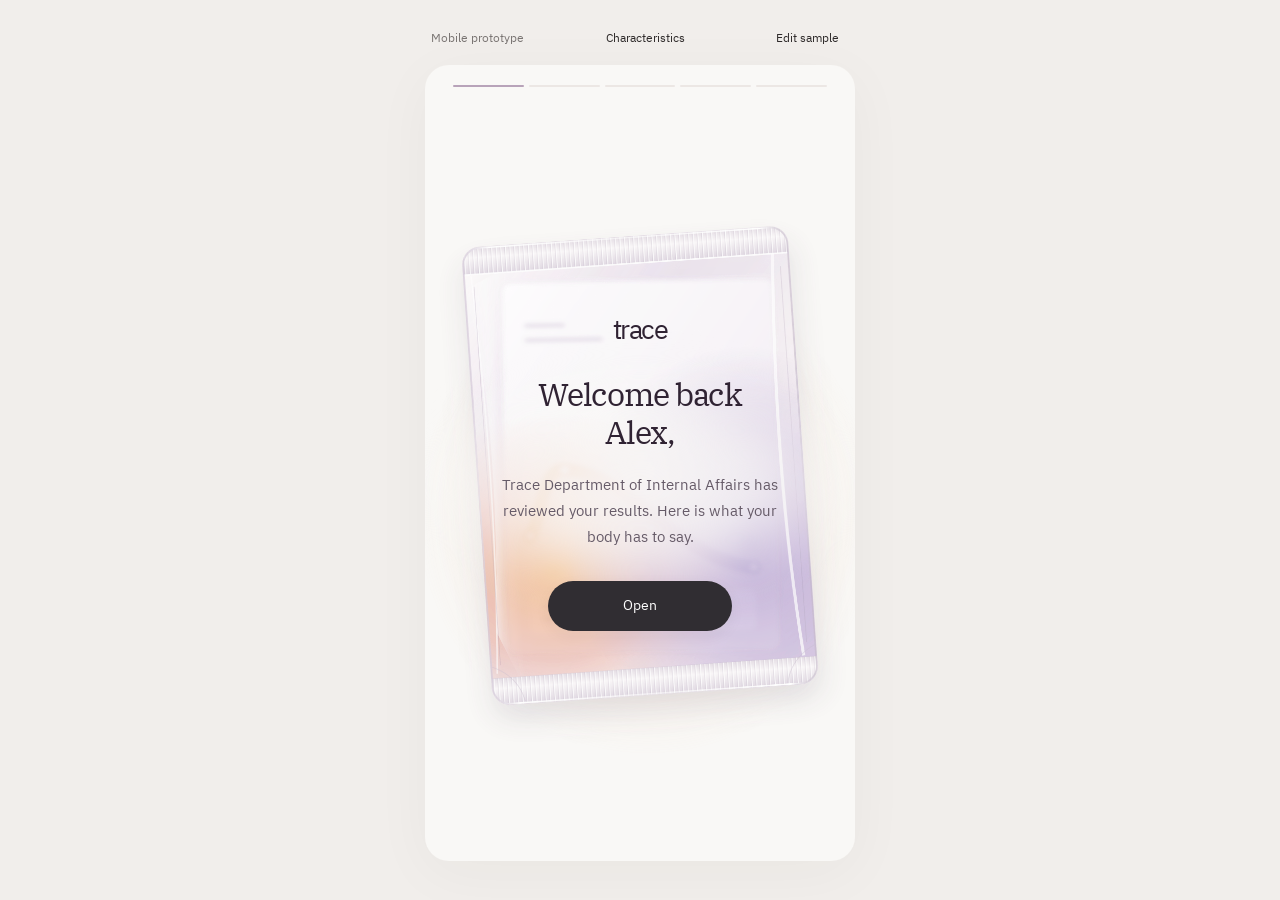
<file: index.html>
<!doctype html>
<html lang="en">
<head>
  <meta charset="utf-8">
  <meta name="viewport" content="width=device-width, initial-scale=1">
  <meta name="referrer" content="no-referrer">
  <title>Trace · Your cortisol report</title>
  <link rel="stylesheet" href="styles.css">
  <link rel="stylesheet" href="scores.css">
  <link rel="stylesheet" href="rhythm-curve.css">
  <link rel="stylesheet" href="characteristics-embedded.css">
  <link rel="stylesheet" href="welcome.css">
  <script src="model.js" defer></script>
  <script src="characteristics-copy.js" defer></script>
  <script src="reference-ranges.js" defer></script>
  <script src="illustration-treatment.js" defer></script>
  <script src="evening-level-clean.js" defer></script>
  <script src="total-auc-art.js" defer></script>
  <script src="morning-activation-art.js" defer></script>
  <script src="diurnal-decline-art.js" defer></script>
  <script src="evening-fraction-lamp.js" defer></script>
  <script src="characteristics.js" defer></script>
  <script src="app.js" defer></script>
</head>
<body>
  <div class="prototype-tools"><span>Mobile prototype</span><button type="button" id="preview-characteristics">Characteristics</button><button type="button" id="edit-data">Edit sample</button></div>
  <main class="report" id="report" data-screen="welcome">
    <div class="progress" aria-label="Report progress"><span></span><span></span><span></span><span></span><span></span></div>
    <header class="report-header"><button class="back" type="button" id="back" aria-label="Go to previous screen" hidden><span class="back-icon" aria-hidden="true">chevron_left</span></button><span class="wordmark">trace</span></header>

    <section class="screen" id="welcome-screen" aria-labelledby="welcome-title">
      <div class="welcome-art" aria-hidden="true"><img src="assets/welcome/results-packet.png?v=hero-3" width="960" height="1200" alt="" decoding="async"></div>
      <div class="welcome-copy">
        <div class="welcome-wordmark" aria-label="Trace">trace</div>
        <h1 id="welcome-title">Welcome back<br><span id="person-name">Alex</span>,</h1>
        <p class="intro">Trace Department of Internal Affairs has reviewed your results. Here is what your body has to say.</p>
        <button class="primary welcome-open" type="button" id="open-report" aria-label="Open your cortisol results">Open</button>
      </div>
    </section>

    <section class="screen" id="curve-screen" aria-labelledby="curve-title" hidden>
      <h1 id="curve-title">Your cortisol<br>rhythm.</h1>
      <p class="curve-intro">Three readings, from waking to evening.</p>
      <figure class="rhythm-curve-card" aria-labelledby="curve-title">
        <div class="curve-space"><svg id="curve-chart" class="curve-chart" role="img" aria-label="Your three cortisol readings"></svg></div>
        <figcaption class="curve-footer"><span class="curve-range-key"><i aria-hidden="true"></i>Reference range</span><span class="curve-unit">ng/mg creatinine</span></figcaption>
      </figure>
      <div class="screen-action"><button type="button" class="primary" id="show-scores">Show my scores</button></div>
    </section>

    <section class="screen score-screen" id="rhythm-screen" aria-labelledby="rhythm-title" hidden>
      <h1 id="rhythm-title" class="score-title">Rhythm score</h1>
      <p class="score-explanation-copy score-intro">Your rhythm score shows the contrast between your morning and evening cortisol. A higher score means a stronger fall towards bedtime.</p>
      <div class="score-hero" id="rhythm-meter" role="meter" aria-label="Rhythm score" aria-valuemin="0" aria-valuemax="100" aria-valuenow="100">
        <img class="score-glow" src="assets/scores/rhythm-glow.png?v=palette-5" width="800" height="800" alt="" aria-hidden="true">
        <div class="score-number" id="rhythm-value">100</div>
        <svg class="meter-art" viewBox="0 0 360 360" aria-hidden="true">
          <defs><linearGradient id="rhythm-marker-colour" x1="-17" y1="0" x2="17" y2="0" gradientUnits="userSpaceOnUse"><stop stop-color="#89bdc2" stop-opacity=".35"/><stop offset=".3" stop-color="#2b6071"/><stop offset=".7" stop-color="#2b6071"/><stop offset="1" stop-color="#89bdc2" stop-opacity=".35"/></linearGradient></defs>
          <path class="meter-guide" d="M 34 180 A 146 146 0 0 1 326 180"/>

          <g class="meter-fill" id="rhythm-meter-fill"></g>

          <g class="meter-marker" id="rhythm-meter-marker" transform="translate(308 180) rotate(0)"><line stroke="url(#rhythm-marker-colour)" class="meter-marker-bloom" x1="-17" y1="0" x2="17" y2="0"/><line stroke="url(#rhythm-marker-colour)" x1="-17" y1="0" x2="17" y2="0"/></g>

        </svg>
      </div>
      <div class="score-explanation">
        <blockquote id="rhythm-remark"></blockquote>
      </div>
      <div class="screen-action"><button type="button" class="primary" id="show-stress">Show my stress score</button></div>
    </section>

    <section class="screen score-screen" id="stress-screen" aria-labelledby="stress-title" hidden>
      <h1 id="stress-title" class="score-title">Stress score</h1>
      <p class="score-explanation-copy score-intro">Your stress score compares evening cortisol with your morning reading and factors in your overnight level. Lower scores mean less evening carry-over within this calculation.</p>
      <div class="score-hero" id="stress-meter" role="meter" aria-label="Stress score" aria-valuemin="0" aria-valuemax="100" aria-valuenow="25">
        <img class="score-glow" src="assets/scores/stress-glow.png?v=palette-5" width="800" height="800" alt="" aria-hidden="true">
        <div class="score-number" id="stress-value">25</div>
        <svg class="meter-art" viewBox="0 0 360 360" aria-hidden="true">
          <defs><linearGradient id="stress-marker-colour" x1="-17" y1="0" x2="17" y2="0" gradientUnits="userSpaceOnUse"><stop stop-color="#d59fb9" stop-opacity=".35"/><stop offset=".3" stop-color="#834a78"/><stop offset=".7" stop-color="#834a78"/><stop offset="1" stop-color="#d59fb9" stop-opacity=".35"/></linearGradient></defs>
          <path class="meter-guide" d="M 34 180 A 146 146 0 0 1 326 180"/>

          <g class="meter-fill" id="stress-meter-fill"></g>

          <g class="meter-marker" id="stress-meter-marker" transform="translate(89.490 89.490) rotate(-135)"><line stroke="url(#stress-marker-colour)" class="meter-marker-bloom" x1="-17" y1="0" x2="17" y2="0"/><line stroke="url(#stress-marker-colour)" x1="-17" y1="0" x2="17" y2="0"/></g>

        </svg>
      </div>
      <div class="score-explanation">
        <blockquote id="stress-remark"></blockquote>
      </div>
      <div class="screen-action"><button type="button" class="primary" id="show-characteristics">Show my characteristics</button></div>
    </section>

    <section class="screen" id="characteristics-screen" aria-labelledby="characteristics-title" hidden>
      <h1 id="characteristics-title">Little details behind your rhythm</h1>
      <div id="characteristic-cards" aria-live="polite"></div>
      <div class="screen-action"><button class="primary" type="button" id="start-again">Start again</button></div>
    </section>
  </main>

  <dialog id="data-dialog" aria-labelledby="data-title">
    <form id="data-form" novalidate>
      <div class="dialog-header"><h2 id="data-title">Sample readings</h2><button type="button" id="close-dialog" aria-label="Close sample editor">×</button></div>
      <p class="editor-note">Edit the example to check the reveal and calculations. Values are cortisol / creatinine in ng/mg.</p>
      <div class="editor-fields">
        <label class="full">Name<input name="name" id="input-name" maxlength="80" required value="Alex"></label>
        <label class="full">Sample collection date<input name="date" id="input-date" type="date" required value="2026-10-13"></label>
        <label>Waking<input name="w" id="input-w" type="number" inputmode="decimal" min="0" max="1000000" step="any" required value="20"></label>
        <label>Waking + 2<input name="w2" id="input-w2" type="number" inputmode="decimal" min="0" max="1000000" step="any" required value="40"></label>
        <label>Evening<input name="e" id="input-e" type="number" inputmode="decimal" min="0" max="1000000" step="any" required value="10"></label>
        <label class="full">Evening · hours after waking<input name="eveningHours" id="input-hours" type="number" inputmode="decimal" min="2" max="36" step="any" required value="14"></label>
      </div>
      <fieldset class="presets"><legend>Example curve patterns</legend><button type="button" data-preset="soft">Lower / low</button><button type="button" data-preset="day">Higher / low</button><button type="button" data-preset="after">Lower / elevated</button><button type="button" data-preset="high">Higher / elevated</button></fieldset>
      <p id="editor-error" class="error" role="alert" hidden></p>
      <details class="technical-note characteristics-preview">
        <summary>Characteristics preview</summary>
        <p>These cards use independent illustrative readings and reference ranges. Editing the sample updates the curve and scores; participant calculations for the characteristics are pending.</p>
        <label for="preview-state">Example states</label>
        <select id="preview-state">
          <option value="mixed">Mixed examples</option>
          <option value="close">At reference</option>
          <option value="above">Above reference</option>
          <option value="below">Below reference</option>
        </select>
      </details>
      <details class="technical-note"><summary>Prototype calculation notes</summary><p>Rhythm = 50 × log₂(W+2 ÷ E), capped to 0–100.</p><p>Stress = 100 × (E ÷ W+2) × max(1, W ÷ W+2), capped to 0–100.</p><p>Numbers are rounded to whole points; the meter follows the unrounded value. Archetype remarks use a temporary reference: W 28, W+2 55, E 6. These are draft study scores, not validated clinical health or stress ratings.</p><p>The editor keeps data only in this page’s memory. Lab-PDF import, export and hosted links will be added later.</p></details>
      <button type="submit" class="primary editor-apply">Apply readings</button>
    </form>
  </dialog>
</body>
</html>
</file>
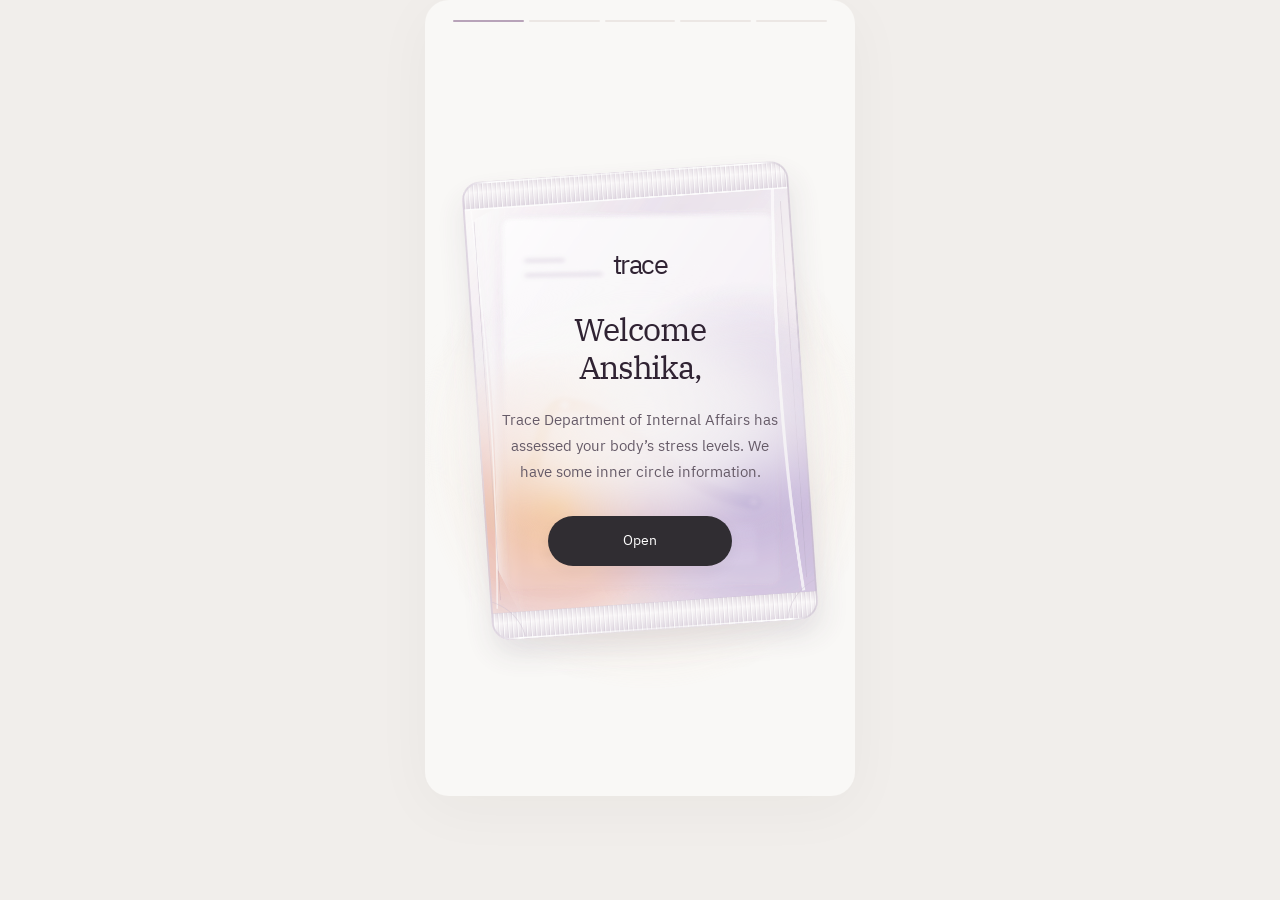
<file: index-anshika.html>
<!doctype html>
<html lang="en">
<head>
  <meta charset="utf-8">
  <meta name="viewport" content="width=device-width, initial-scale=1">
  <meta name="referrer" content="no-referrer">
  <title>Trace · Your cortisol report</title>
  <link rel="stylesheet" href="styles.css">
  <link rel="stylesheet" href="scores.css">
  <link rel="stylesheet" href="rhythm-curve.css">
  <link rel="stylesheet" href="characteristics-embedded.css">
  <link rel="stylesheet" href="welcome.css">
  <style>
    /* Info (i) button on characteristic titles */
    #characteristics-screen .info-title{position:relative;display:flex;align-items:center;gap:10px;margin:0 0 18px}
    #characteristics-screen .info-title h2{margin:0}
    #characteristics-screen .info-btn{position:relative;flex:none;width:22px;height:22px;padding:0;border-radius:50%;border:1px solid #cfc0d2;background:#fff;color:#7d5384;font:italic 400 14px/1 Plex Serif,serif;cursor:pointer;display:grid;place-items:center;-webkit-tap-highlight-color:transparent;transition:background .15s,border-color .15s}
    #characteristics-screen .info-btn::after{content:"";position:absolute;inset:-11px}
    #characteristics-screen .info-btn[aria-expanded="true"],#characteristics-screen .info-btn:hover{background:#f3ecf5;border-color:#b79cc0}
    #characteristics-screen .info-btn:focus-visible{outline:2px solid #8c6dae;outline-offset:3px}
    #characteristics-screen .info-pop{position:absolute;z-index:20;left:0;right:0;top:calc(100% + 8px);padding:14px 16px;background:#fff;border:1px solid #ebe7e5;border-radius:16px;box-shadow:0 2px 6px #30233308,0 12px 32px #3023331a;font:400 14px/1.65 Plex Sans,sans-serif;letter-spacing:0;color:#59475f;opacity:0;transform:translateY(-4px);visibility:hidden;pointer-events:none;transition:opacity .15s,transform .15s,visibility .15s}
    #characteristics-screen .info-title.open .info-pop{opacity:1;transform:none;visibility:visible;pointer-events:auto}
    @media (prefers-reduced-motion:reduce){#characteristics-screen .info-pop{transition:none}}
  </style>
  <style>.prototype-tools{display:none}</style>
  <style>#curve-screen .curve-intro{max-width:none}</style>
  <script src="model.js" defer></script>
  <script>
    /* ALL EDITABLE COPY LIVES HERE (index-copy.html only).
       Screen titles/subtitles are written directly in the HTML below. */
    window.TraceCopy = {
      // Quote shown under each score, by curve pattern
      remarks: {
  "soft": {
    "rhythm": "Professionally Unbothered",
    "stress": "Zen Mode!!!"
  },
  "day": {
    "rhythm": "I deliver and I disappear.",
    "stress": "Saved the day. Muted the group chat."
  },
  "after": {
    "rhythm": "You call it bedtime. I call it studio hours.",
    "stress": "Your bedtime. My prime time."
  },
  "high": {
    "rhythm": "All-day ambition.",
    "stress": "You have boundaries. I have a shareholder crisis."
  }
},
      // Characteristics cards
      characteristics: [
  {
    "id": "evening-level",
    "states": {
      "close": {
        "copy": "Your evening level is right about where it should be. You’re ready to slow down and call it a night."
      },
      "above": {
        "copy": "Your evening level is high. You might be in bed but your mind is still going."
      },
      "below": {
        "copy": "Your evening level is below reference. This could fit a quiet evening feeling, when switching off comes without much ceremony.",
        "insight": "The Dude would approve."
      }
    },
    "title": "Evening level",
    "description": "Your evening cortisol reading offers a clue to how you wind down for sleep. It’s the night-mode part of your rhythm."
  },
  {
    "id": "total-auc",
    "states": {
      "close": {
        "copy": "Your cortisol release sits in the reference zone. This could fit feeling steadily engaged as you go about your routine.",
        "insight": "The same total can come from very different morning and evening curves."
      },
      "above": {
        "copy": "Your total cortisol is higher than the reference (Aura --). You may recognise a sustained switched-on feeling, as though the background volume is turned up.",
        "insight": "Your aura arrived with an entourage."
      },
      "below": {
        "copy": "Your total cortisol is lesser than the reference (Aura --). This could mean a gentler pace, and feeling less switched on through midday."
      }
    },
    "title": "Total cortisol exposure (AUC)",
    "description": "Your estimated cortisol exposure across your waking hours. We picture it as an aura that gives context to how switched on you may feel."
  },
  {
    "id": "morning-activation",
    "states": {
      "close": {
        "copy": "Your morning spike is where it should be. Hormones are giving your body a good wake-up call."
      },
      "above": {
        "copy": "Your morning rise is larger than the reference. This could fit feeling hyped and ready to get into the day.",
        "insight": "Leslie Knope energy. The agenda has an agenda."
      },
      "below": {
        "copy": "Your morning change is smaller than the reference. This could fit a subtle shift in how ready you feel as your morning unfolds."
      }
    },
    "title": "Morning activation",
    "description": "How your cortisol changes a few hours after waking, relative to your starting level. It offers a clue to how you get into gear."
  },
  {
    "id": "diurnal-decline",
    "states": {
      "close": {
        "copy": "Your decline follows the reference pace. This could fit gradually easing out of that switched-on feeling."
      },
      "above": {
        "copy": "Your cortisol falls faster than the reference. You may recognise a noticeable release of that keyed-up feeling as you wind down.",
        "insight": "A fast decline can still end above the evening reference."
      },
      "below": {
        "copy": "Your cortisol falls more slowly than the reference. Your body is taking a while to decompress (as your evening values are also high)."
      }
    },
    "title": "Diurnal decline",
    "description": "How quickly your cortisol falls from a few hours after waking to evening. It’s the pace of turning the volume down as you move towards downtime."
  },
  {
    "id": "evening-fraction",
    "states": {
      "close": {
        "copy": "Your evening-to-average ratio is near reference. This could fit feeling the day’s intensity step back as evening arrives."
      },
      "above": {
        "copy": "Your evening reading remains relatively prominent. You may recognise the feeling of carrying unfinished stress burden into your downtime."
      },
      "below": {
        "copy": "Your evening reading is relatively subdued. This could fit feeling able to leave things behind when you stop. The day has left the group chat.",
        "insight": "Your unofficial title: Director of Logging Off."
      }
    },
    "title": "Evening fraction",
    "description": "Your evening cortisol compared with the average of your three readings. It offers a clue to how much of the switched-on feeling might follow you into downtime."
  }
]
    };
    window.TraceCharacteristicsCopy = window.TraceCopy.characteristics;
  </script>
  <script type="module">
    /* Swap the model's built-in remarks for the ones above (no change to model.js). */
    const base = window.TraceReportModel;
    window.TraceReportModel = Object.freeze({
      ...base,
      remarks: window.TraceCopy.remarks,
      calculate: input => { const r = base.calculate(input); return { ...r, remarks: window.TraceCopy.remarks[r.archetype] }; }
    });
  </script>
  <script src="reference-ranges.js" defer></script>
  <script src="illustration-treatment.js" defer></script>
  <script src="evening-level-clean.js" defer></script>
  <script src="total-auc-art.js" defer></script>
  <script src="morning-activation-art.js" defer></script>
  <script src="diurnal-decline-art.js" defer></script>
  <script src="evening-fraction-lamp.js" defer></script>
  <script src="characteristics.js" defer></script>
  <script src="app-anshika.js" defer></script>
  <script type="module">
    /* Adds an (i) button to every characteristic card. Tap/click toggles the definition;
       on mouse devices it also opens on hover. Tap elsewhere or press Esc to close.
       The definition text comes from the "description" field in TraceCopy above. */
    const TARGETS = window.TraceCopy.characteristics.map(c => c.id);
    const cards = document.getElementById('characteristic-cards');
    const closeAll = except => cards.querySelectorAll('.info-title.open').forEach(w => { if (w !== except) setOpen(w, false); });
    function setOpen(wrap, open) {
      wrap.classList.toggle('open', open);
      wrap.querySelector('.info-btn').setAttribute('aria-expanded', String(open));
    }
    function enhance() {
      TARGETS.forEach(id => {
        const section = document.getElementById(id);
        if (!section || section.querySelector('.info-title')) return;
        const item = window.TraceCopy.characteristics.find(c => c.id === id);
        const title = section.querySelector('h2'), desc = section.querySelector('.description');
        if (!item || !title || !desc) return;
        const wrap = document.createElement('div'); wrap.className = 'info-title';
        const btn = document.createElement('button');
        btn.type = 'button'; btn.className = 'info-btn'; btn.textContent = 'i';
        btn.setAttribute('aria-label', 'What is ' + item.title.toLowerCase() + '?');
        btn.setAttribute('aria-expanded', 'false'); btn.setAttribute('aria-controls', id + '-info');
        const pop = document.createElement('div');
        pop.className = 'info-pop'; pop.id = id + '-info'; pop.setAttribute('role', 'note'); pop.textContent = item.description;
        title.replaceWith(wrap); wrap.append(title, btn, pop);
        desc.remove();
        btn.addEventListener('click', e => { e.stopPropagation(); const next = !wrap.classList.contains('open'); closeAll(wrap); setOpen(wrap, next); });
        if (matchMedia('(hover:hover)').matches) {
          wrap.addEventListener('mouseenter', () => { closeAll(wrap); setOpen(wrap, true); });
          wrap.addEventListener('mouseleave', () => { if (document.activeElement !== btn) setOpen(wrap, false); });
        }
      });
    }
    document.addEventListener('click', e => { if (!e.target.closest('.info-title')) closeAll(); });
    document.addEventListener('keydown', e => { if (e.key === 'Escape') closeAll(); });
    new MutationObserver(enhance).observe(cards, { childList: true });
    enhance();
  </script>
</head>
<body>
  <div class="prototype-tools"><span>Mobile prototype</span><button type="button" id="preview-characteristics">Characteristics</button><button type="button" id="edit-data">Edit sample</button></div>
  <main class="report" id="report" data-screen="welcome">
    <div class="progress" aria-label="Report progress"><span></span><span></span><span></span><span></span><span></span></div>
    <header class="report-header"><button class="back" type="button" id="back" aria-label="Go to previous screen" hidden><span class="back-icon" aria-hidden="true">chevron_left</span></button><span class="wordmark">trace</span></header>

    <section class="screen" id="welcome-screen" aria-labelledby="welcome-title">
      <div class="welcome-art" aria-hidden="true"><img src="assets/welcome/results-packet.png?v=hero-3" width="960" height="1200" alt="" decoding="async"></div>
      <div class="welcome-copy">
        <div class="welcome-wordmark" aria-label="Trace">trace</div>
        <h1 id="welcome-title">Welcome<br><span id="person-name">Alex</span>,</h1>
        <p class="intro">Trace Department of Internal Affairs has assessed your body’s stress levels. We have some inner circle information.</p>
        <button class="primary welcome-open" type="button" id="open-report" aria-label="Open your cortisol results">Open</button>
      </div>
    </section>

    <section class="screen" id="curve-screen" aria-labelledby="curve-title" hidden>
      <h1 id="curve-title">Your cortisol<br>rhythm.</h1>
      <p class="curve-intro">Here’s how your cortisol rose and fell today.</p>
      <figure class="rhythm-curve-card" aria-labelledby="curve-title">
        <div class="curve-space"><svg id="curve-chart" class="curve-chart" role="img" aria-label="Your three cortisol readings"></svg></div>
        <figcaption class="curve-footer"><span class="curve-range-key"><i aria-hidden="true"></i>Reference range</span></figcaption>
      </figure>
      <div class="screen-action"><button type="button" class="primary" id="show-scores">Show my scores</button></div>
    </section>

    <section class="screen score-screen" id="rhythm-screen" aria-labelledby="rhythm-title" hidden>
      <h1 id="rhythm-title" class="score-title">Rhythm score</h1>
      <p class="score-explanation-copy score-intro">Cortisol naturally rises in the morning and falls in the evening. Your rhythm is exactly how it should be.</p>
      <div class="score-hero" id="rhythm-meter" role="meter" aria-label="Rhythm score" aria-valuemin="0" aria-valuemax="100" aria-valuenow="100">
        <img class="score-glow" src="assets/scores/rhythm-glow.png?v=palette-5" width="800" height="800" alt="" aria-hidden="true">
        <div class="score-number" id="rhythm-value">100</div>
        <svg class="meter-art" viewBox="0 0 360 360" aria-hidden="true">
          <defs><linearGradient id="rhythm-marker-colour" x1="-17" y1="0" x2="17" y2="0" gradientUnits="userSpaceOnUse"><stop stop-color="#89bdc2" stop-opacity=".35"/><stop offset=".3" stop-color="#2b6071"/><stop offset=".7" stop-color="#2b6071"/><stop offset="1" stop-color="#89bdc2" stop-opacity=".35"/></linearGradient></defs>
          <path class="meter-guide" d="M 34 180 A 146 146 0 0 1 326 180"/>

          <g class="meter-fill" id="rhythm-meter-fill"></g>

          <g class="meter-marker" id="rhythm-meter-marker" transform="translate(308 180) rotate(0)"><line stroke="url(#rhythm-marker-colour)" class="meter-marker-bloom" x1="-17" y1="0" x2="17" y2="0"/><line stroke="url(#rhythm-marker-colour)" x1="-17" y1="0" x2="17" y2="0"/></g>

        </svg>
      </div>
      <div class="score-explanation">
        <blockquote id="rhythm-remark"></blockquote>
      </div>
      <div class="screen-action"><button type="button" class="primary" id="show-stress">Show my stress score</button></div>
    </section>

    <section class="screen score-screen" id="stress-screen" aria-labelledby="stress-title" hidden>
      <h1 id="stress-title" class="score-title">Stress score</h1>
      <p class="score-explanation-copy score-intro">Your stress score tells how much cortisol you’re carrying into the evening and overnight.  Your score is low. This is the best feeling for your body (and your biology).</p>
      <div class="score-hero" id="stress-meter" role="meter" aria-label="Stress score" aria-valuemin="0" aria-valuemax="100" aria-valuenow="25">
        <img class="score-glow" src="assets/scores/stress-glow.png?v=palette-5" width="800" height="800" alt="" aria-hidden="true">
        <div class="score-number" id="stress-value">25</div>
        <svg class="meter-art" viewBox="0 0 360 360" aria-hidden="true">
          <defs><linearGradient id="stress-marker-colour" x1="-17" y1="0" x2="17" y2="0" gradientUnits="userSpaceOnUse"><stop stop-color="#d59fb9" stop-opacity=".35"/><stop offset=".3" stop-color="#834a78"/><stop offset=".7" stop-color="#834a78"/><stop offset="1" stop-color="#d59fb9" stop-opacity=".35"/></linearGradient></defs>
          <path class="meter-guide" d="M 34 180 A 146 146 0 0 1 326 180"/>

          <g class="meter-fill" id="stress-meter-fill"></g>

          <g class="meter-marker" id="stress-meter-marker" transform="translate(89.490 89.490) rotate(-135)"><line stroke="url(#stress-marker-colour)" class="meter-marker-bloom" x1="-17" y1="0" x2="17" y2="0"/><line stroke="url(#stress-marker-colour)" x1="-17" y1="0" x2="17" y2="0"/></g>

        </svg>
      </div>
      <div class="score-explanation">
        <blockquote id="stress-remark"></blockquote>
      </div>
      <div class="screen-action"><button type="button" class="primary" id="show-characteristics">Show my characteristics</button></div>
    </section>

    <section class="screen" id="characteristics-screen" aria-labelledby="characteristics-title" hidden>
      <h1 id="characteristics-title">Little details behind your rhythm</h1>
      <div id="characteristic-cards" aria-live="polite"></div>
      <div class="screen-action"><button class="primary" type="button" id="start-again">Start again</button></div>
    </section>
  </main>

  <dialog id="data-dialog" aria-labelledby="data-title">
    <form id="data-form" novalidate>
      <div class="dialog-header"><h2 id="data-title">Sample readings</h2><button type="button" id="close-dialog" aria-label="Close sample editor">×</button></div>
      <p class="editor-note">Edit the example to check the reveal and calculations. Values are cortisol / creatinine in ng/mg.</p>
      <div class="editor-fields">
        <label class="full">Name<input name="name" id="input-name" maxlength="80" required value="Alex"></label>
        <label class="full">Sample collection date<input name="date" id="input-date" type="date" required value="2026-10-13"></label>
        <label>Waking<input name="w" id="input-w" type="number" inputmode="decimal" min="0" max="1000000" step="any" required value="20"></label>
        <label>Waking + 2<input name="w2" id="input-w2" type="number" inputmode="decimal" min="0" max="1000000" step="any" required value="40"></label>
        <label>Evening<input name="e" id="input-e" type="number" inputmode="decimal" min="0" max="1000000" step="any" required value="10"></label>
        <label class="full">Evening · hours after waking<input name="eveningHours" id="input-hours" type="number" inputmode="decimal" min="2" max="36" step="any" required value="14"></label>
      </div>
      <fieldset class="presets"><legend>Example curve patterns</legend><button type="button" data-preset="soft">Lower / low</button><button type="button" data-preset="day">Higher / low</button><button type="button" data-preset="after">Lower / elevated</button><button type="button" data-preset="high">Higher / elevated</button></fieldset>
      <p id="editor-error" class="error" role="alert" hidden></p>
      <details class="technical-note characteristics-preview">
        <summary>Characteristics preview</summary>
        <p>These cards use independent illustrative readings and reference ranges. Editing the sample updates the curve and scores; participant calculations for the characteristics are pending.</p>
        <label for="preview-state">Example states</label>
        <select id="preview-state">
          <option value="mixed">Mixed examples</option>
          <option value="close">At reference</option>
          <option value="above">Above reference</option>
          <option value="below">Below reference</option>
        </select>
      </details>
      <details class="technical-note"><summary>Prototype calculation notes</summary><p>Rhythm = 50 × log₂(W+2 ÷ E), capped to 0–100.</p><p>Stress = 100 × (E ÷ W+2) × max(1, W ÷ W+2), capped to 0–100.</p><p>Numbers are rounded to whole points; the meter follows the unrounded value. Archetype remarks use a temporary reference: W 28, W+2 55, E 6. These are draft study scores, not validated clinical health or stress ratings.</p><p>The editor keeps data only in this page’s memory. Lab-PDF import, export and hosted links will be added later.</p></details>
      <button type="submit" class="primary editor-apply">Apply readings</button>
    </form>
  </dialog>
</body>
</html>
</file>
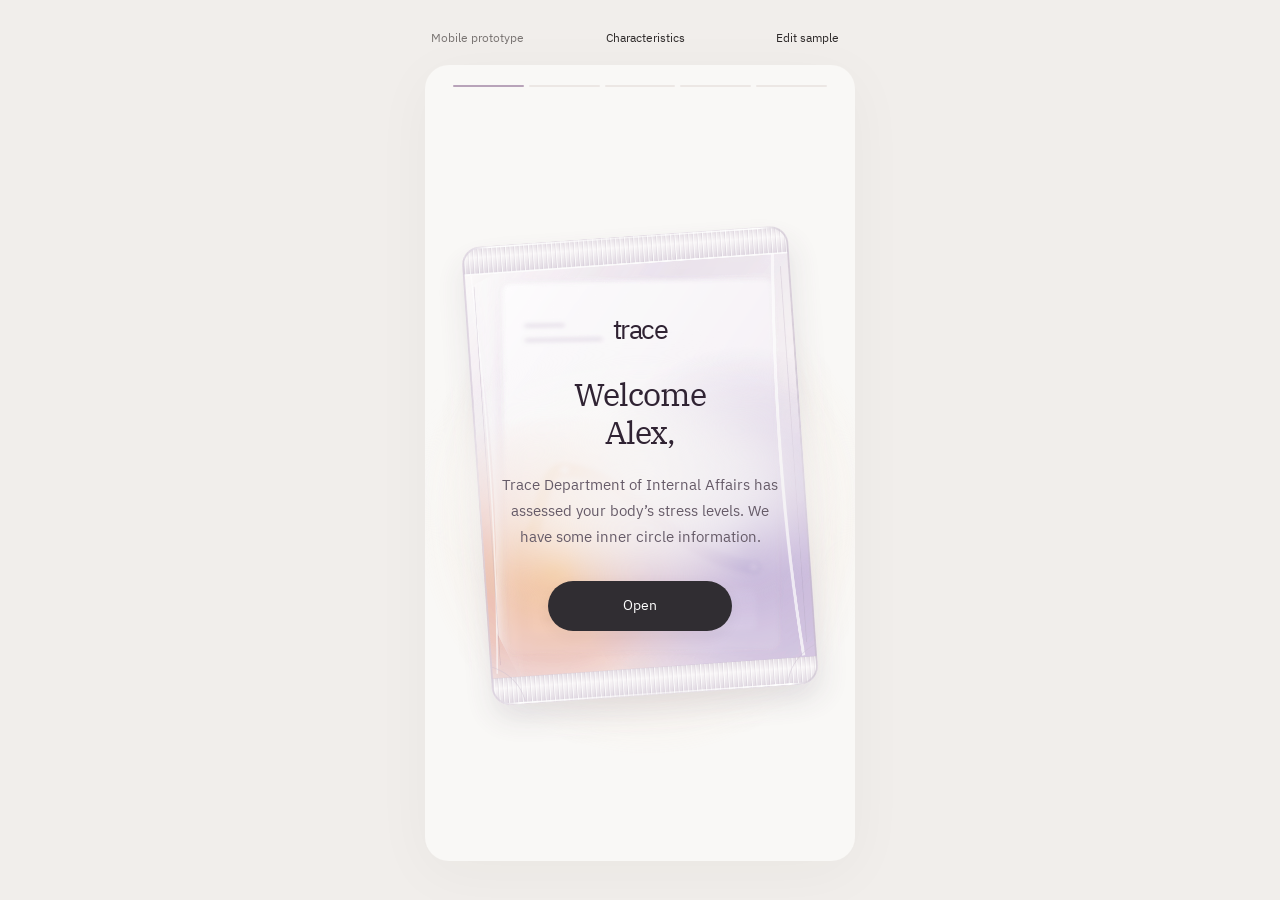
<file: index-copy.html>
<!doctype html>
<html lang="en">
<head>
  <meta charset="utf-8">
  <meta name="viewport" content="width=device-width, initial-scale=1">
  <meta name="referrer" content="no-referrer">
  <title>Trace · Your cortisol report</title>
  <link rel="stylesheet" href="styles.css">
  <link rel="stylesheet" href="scores.css">
  <link rel="stylesheet" href="rhythm-curve.css">
  <link rel="stylesheet" href="characteristics-embedded.css">
  <link rel="stylesheet" href="welcome.css">
  <style>
    /* Info (i) button on characteristic titles */
    #characteristics-screen .info-title{position:relative;display:flex;align-items:center;gap:10px;margin:0 0 18px}
    #characteristics-screen .info-title h2{margin:0}
    #characteristics-screen .info-btn{position:relative;flex:none;width:22px;height:22px;padding:0;border-radius:50%;border:1px solid #cfc0d2;background:#fff;color:#7d5384;font:italic 400 14px/1 Plex Serif,serif;cursor:pointer;display:grid;place-items:center;-webkit-tap-highlight-color:transparent;transition:background .15s,border-color .15s}
    #characteristics-screen .info-btn::after{content:"";position:absolute;inset:-11px}
    #characteristics-screen .info-btn[aria-expanded="true"],#characteristics-screen .info-btn:hover{background:#f3ecf5;border-color:#b79cc0}
    #characteristics-screen .info-btn:focus-visible{outline:2px solid #8c6dae;outline-offset:3px}
    #characteristics-screen .info-pop{position:absolute;z-index:20;left:0;right:0;top:calc(100% + 8px);padding:14px 16px;background:#fff;border:1px solid #ebe7e5;border-radius:16px;box-shadow:0 2px 6px #30233308,0 12px 32px #3023331a;font:400 14px/1.65 Plex Sans,sans-serif;letter-spacing:0;color:#59475f;opacity:0;transform:translateY(-4px);visibility:hidden;pointer-events:none;transition:opacity .15s,transform .15s,visibility .15s}
    #characteristics-screen .info-title.open .info-pop{opacity:1;transform:none;visibility:visible;pointer-events:auto}
    @media (prefers-reduced-motion:reduce){#characteristics-screen .info-pop{transition:none}}
  </style>
  <style>#curve-screen .curve-intro{max-width:none}</style>
  <script src="model.js" defer></script>
  <script>
    /* ALL EDITABLE COPY LIVES HERE (index-copy.html only).
       Screen titles/subtitles are written directly in the HTML below. */
    window.TraceCopy = {
      // Quote shown under each score, by curve pattern
      remarks: {
  "soft": {
    "rhythm": "Your emergency is not on my calendar.",
    "stress": "Your grindset is interrupting my nothing."
  },
  "day": {
    "rhythm": "I deliver and I disappear.",
    "stress": "Saved the day. Muted the group chat."
  },
  "after": {
    "rhythm": "You call it bedtime. I call it studio hours.",
    "stress": "Your bedtime. My prime time."
  },
  "high": {
    "rhythm": "All-day ambition.",
    "stress": "You have boundaries. I have a shareholder crisis."
  }
},
      // Characteristics cards
      characteristics: [
  {
    "id": "evening-level",
    "states": {
      "close": {
        "copy": "Your evening level is right about where it should be. You’re ready to slow down and call it a night."
      },
      "above": {
        "copy": "Your evening level is above reference. You may recognise feeling tired while your thoughts keep going. The pyjamas are on, but the mental tabs are still open."
      },
      "below": {
        "copy": "Your evening level is below reference. This could fit a quiet evening feeling, when switching off comes without much ceremony.",
        "insight": "The Dude would approve."
      }
    },
    "title": "Evening level",
    "description": "Your evening cortisol reading offers a clue to how you wind down for sleep. It’s the night-mode part of your rhythm."
  },
  {
    "id": "total-auc",
    "states": {
      "close": {
        "copy": "Your cortisol release sits in the reference zone. This could fit feeling steadily engaged as you go about your routine.",
        "insight": "The same total can come from very different morning and evening curves."
      },
      "above": {
        "copy": "Your total cortisol is higher than the reference (Aura --). You may recognise a sustained switched-on feeling, as though the background volume is turned up.",
        "insight": "Your aura arrived with an entourage."
      },
      "below": {
        "copy": "Your total cortisol is lesser than the reference (Aura --). This could fit taking things at a gentle pace or feeling short on get-up-and-go."
      }
    },
    "title": "Total cortisol exposure (AUC)",
    "description": "Your estimated cortisol exposure across your waking hours. We picture it as an aura that gives context to how switched on you may feel."
  },
  {
    "id": "morning-activation",
    "states": {
      "close": {
        "copy": "Your morning change follows the reference. This could fit steadily finding your feet as your morning gets going."
      },
      "above": {
        "copy": "Your morning rise is larger than the reference. This could fit feeling hyped and ready to get into the day.",
        "insight": "Leslie Knope energy. The agenda has an agenda."
      },
      "below": {
        "copy": "Your morning change is smaller than the reference. This could fit a subtle shift in how ready you feel as your morning unfolds."
      }
    },
    "title": "Morning activation",
    "description": "How your cortisol changes a few hours after waking, relative to your starting level. It offers a clue to how you get into gear."
  },
  {
    "id": "diurnal-decline",
    "states": {
      "close": {
        "copy": "Your decline follows the reference pace. This could fit gradually easing out of that switched-on feeling."
      },
      "above": {
        "copy": "Your cortisol falls faster than the reference. You may recognise a noticeable release of that keyed-up feeling as you wind down.",
        "insight": "A fast decline can still end above the evening reference."
      },
      "below": {
        "copy": "Your cortisol falls more slowly than the reference. This could fit taking a while to decompress. The closing credits take their time."
      }
    },
    "title": "Diurnal decline",
    "description": "How quickly your cortisol falls from a few hours after waking to evening. It’s the pace of turning the volume down as you move towards downtime."
  },
  {
    "id": "evening-fraction",
    "states": {
      "close": {
        "copy": "Your evening-to-average ratio is near reference. This could fit feeling the day’s intensity step back as evening arrives."
      },
      "above": {
        "copy": "Your evening reading remains relatively prominent. You may recognise the feeling of carrying unfinished thoughts into your downtime. The day wants an encore."
      },
      "below": {
        "copy": "Your evening reading is relatively subdued. This could fit feeling able to leave things behind when you stop. The day has left the group chat.",
        "insight": "Your unofficial title: Director of Logging Off."
      }
    },
    "title": "Evening fraction",
    "description": "Your evening cortisol compared with the average of your three readings. It offers a clue to how much of the switched-on feeling might follow you into downtime."
  }
]
    };
    window.TraceCharacteristicsCopy = window.TraceCopy.characteristics;
  </script>
  <script type="module">
    /* Swap the model's built-in remarks for the ones above (no change to model.js). */
    const base = window.TraceReportModel;
    window.TraceReportModel = Object.freeze({
      ...base,
      remarks: window.TraceCopy.remarks,
      calculate: input => { const r = base.calculate(input); return { ...r, remarks: window.TraceCopy.remarks[r.archetype] }; }
    });
  </script>
  <script src="reference-ranges.js" defer></script>
  <script src="illustration-treatment.js" defer></script>
  <script src="evening-level-clean.js" defer></script>
  <script src="total-auc-art.js" defer></script>
  <script src="morning-activation-art.js" defer></script>
  <script src="diurnal-decline-art.js" defer></script>
  <script src="evening-fraction-lamp.js" defer></script>
  <script src="characteristics.js" defer></script>
  <script src="app.js" defer></script>
  <script type="module">
    /* Adds an (i) button to every characteristic card. Tap/click toggles the definition;
       on mouse devices it also opens on hover. Tap elsewhere or press Esc to close.
       The definition text comes from the "description" field in TraceCopy above. */
    const TARGETS = window.TraceCopy.characteristics.map(c => c.id);
    const cards = document.getElementById('characteristic-cards');
    const closeAll = except => cards.querySelectorAll('.info-title.open').forEach(w => { if (w !== except) setOpen(w, false); });
    function setOpen(wrap, open) {
      wrap.classList.toggle('open', open);
      wrap.querySelector('.info-btn').setAttribute('aria-expanded', String(open));
    }
    function enhance() {
      TARGETS.forEach(id => {
        const section = document.getElementById(id);
        if (!section || section.querySelector('.info-title')) return;
        const item = window.TraceCopy.characteristics.find(c => c.id === id);
        const title = section.querySelector('h2'), desc = section.querySelector('.description');
        if (!item || !title || !desc) return;
        const wrap = document.createElement('div'); wrap.className = 'info-title';
        const btn = document.createElement('button');
        btn.type = 'button'; btn.className = 'info-btn'; btn.textContent = 'i';
        btn.setAttribute('aria-label', 'What is ' + item.title.toLowerCase() + '?');
        btn.setAttribute('aria-expanded', 'false'); btn.setAttribute('aria-controls', id + '-info');
        const pop = document.createElement('div');
        pop.className = 'info-pop'; pop.id = id + '-info'; pop.setAttribute('role', 'note'); pop.textContent = item.description;
        title.replaceWith(wrap); wrap.append(title, btn, pop);
        desc.remove();
        btn.addEventListener('click', e => { e.stopPropagation(); const next = !wrap.classList.contains('open'); closeAll(wrap); setOpen(wrap, next); });
        if (matchMedia('(hover:hover)').matches) {
          wrap.addEventListener('mouseenter', () => { closeAll(wrap); setOpen(wrap, true); });
          wrap.addEventListener('mouseleave', () => { if (document.activeElement !== btn) setOpen(wrap, false); });
        }
      });
    }
    document.addEventListener('click', e => { if (!e.target.closest('.info-title')) closeAll(); });
    document.addEventListener('keydown', e => { if (e.key === 'Escape') closeAll(); });
    new MutationObserver(enhance).observe(cards, { childList: true });
    enhance();
  </script>
</head>
<body>
  <div class="prototype-tools"><span>Mobile prototype</span><button type="button" id="preview-characteristics">Characteristics</button><button type="button" id="edit-data">Edit sample</button></div>
  <main class="report" id="report" data-screen="welcome">
    <div class="progress" aria-label="Report progress"><span></span><span></span><span></span><span></span><span></span></div>
    <header class="report-header"><button class="back" type="button" id="back" aria-label="Go to previous screen" hidden><span class="back-icon" aria-hidden="true">chevron_left</span></button><span class="wordmark">trace</span></header>

    <section class="screen" id="welcome-screen" aria-labelledby="welcome-title">
      <div class="welcome-art" aria-hidden="true"><img src="assets/welcome/results-packet.png?v=hero-3" width="960" height="1200" alt="" decoding="async"></div>
      <div class="welcome-copy">
        <div class="welcome-wordmark" aria-label="Trace">trace</div>
        <h1 id="welcome-title">Welcome<br><span id="person-name">Alex</span>,</h1>
        <p class="intro">Trace Department of Internal Affairs has assessed your body’s stress levels. We have some inner circle information.</p>
        <button class="primary welcome-open" type="button" id="open-report" aria-label="Open your cortisol results">Open</button>
      </div>
    </section>

    <section class="screen" id="curve-screen" aria-labelledby="curve-title" hidden>
      <h1 id="curve-title">Your cortisol<br>rhythm.</h1>
      <p class="curve-intro">Here’s how your cortisol rose and fell today.</p>
      <figure class="rhythm-curve-card" aria-labelledby="curve-title">
        <div class="curve-space"><svg id="curve-chart" class="curve-chart" role="img" aria-label="Your three cortisol readings"></svg></div>
        <figcaption class="curve-footer"><span class="curve-range-key"><i aria-hidden="true"></i>Reference range</span></figcaption>
      </figure>
      <div class="screen-action"><button type="button" class="primary" id="show-scores">Show my scores</button></div>
    </section>

    <section class="screen score-screen" id="rhythm-screen" aria-labelledby="rhythm-title" hidden>
      <h1 id="rhythm-title" class="score-title">Rhythm score</h1>
      <p class="score-explanation-copy score-intro">Cortisol naturally rises in the morning and falls in the evening. Your rhythm is exactly how it should be.</p>
      <div class="score-hero" id="rhythm-meter" role="meter" aria-label="Rhythm score" aria-valuemin="0" aria-valuemax="100" aria-valuenow="100">
        <img class="score-glow" src="assets/scores/rhythm-glow.png?v=palette-5" width="800" height="800" alt="" aria-hidden="true">
        <div class="score-number" id="rhythm-value">100</div>
        <svg class="meter-art" viewBox="0 0 360 360" aria-hidden="true">
          <defs><linearGradient id="rhythm-marker-colour" x1="-17" y1="0" x2="17" y2="0" gradientUnits="userSpaceOnUse"><stop stop-color="#89bdc2" stop-opacity=".35"/><stop offset=".3" stop-color="#2b6071"/><stop offset=".7" stop-color="#2b6071"/><stop offset="1" stop-color="#89bdc2" stop-opacity=".35"/></linearGradient></defs>
          <path class="meter-guide" d="M 34 180 A 146 146 0 0 1 326 180"/>

          <g class="meter-fill" id="rhythm-meter-fill"></g>

          <g class="meter-marker" id="rhythm-meter-marker" transform="translate(308 180) rotate(0)"><line stroke="url(#rhythm-marker-colour)" class="meter-marker-bloom" x1="-17" y1="0" x2="17" y2="0"/><line stroke="url(#rhythm-marker-colour)" x1="-17" y1="0" x2="17" y2="0"/></g>

        </svg>
      </div>
      <div class="score-explanation">
        <blockquote id="rhythm-remark"></blockquote>
      </div>
      <div class="screen-action"><button type="button" class="primary" id="show-stress">Show my stress score</button></div>
    </section>

    <section class="screen score-screen" id="stress-screen" aria-labelledby="stress-title" hidden>
      <h1 id="stress-title" class="score-title">Stress score</h1>
      <p class="score-explanation-copy score-intro">Your stress score tells how much cortisol you’re carrying into the evening and overnight.  Your score is low. This is the best feeling for your body (and your biology).</p>
      <div class="score-hero" id="stress-meter" role="meter" aria-label="Stress score" aria-valuemin="0" aria-valuemax="100" aria-valuenow="25">
        <img class="score-glow" src="assets/scores/stress-glow.png?v=palette-5" width="800" height="800" alt="" aria-hidden="true">
        <div class="score-number" id="stress-value">25</div>
        <svg class="meter-art" viewBox="0 0 360 360" aria-hidden="true">
          <defs><linearGradient id="stress-marker-colour" x1="-17" y1="0" x2="17" y2="0" gradientUnits="userSpaceOnUse"><stop stop-color="#d59fb9" stop-opacity=".35"/><stop offset=".3" stop-color="#834a78"/><stop offset=".7" stop-color="#834a78"/><stop offset="1" stop-color="#d59fb9" stop-opacity=".35"/></linearGradient></defs>
          <path class="meter-guide" d="M 34 180 A 146 146 0 0 1 326 180"/>

          <g class="meter-fill" id="stress-meter-fill"></g>

          <g class="meter-marker" id="stress-meter-marker" transform="translate(89.490 89.490) rotate(-135)"><line stroke="url(#stress-marker-colour)" class="meter-marker-bloom" x1="-17" y1="0" x2="17" y2="0"/><line stroke="url(#stress-marker-colour)" x1="-17" y1="0" x2="17" y2="0"/></g>

        </svg>
      </div>
      <div class="score-explanation">
        <blockquote id="stress-remark"></blockquote>
      </div>
      <div class="screen-action"><button type="button" class="primary" id="show-characteristics">Show my characteristics</button></div>
    </section>

    <section class="screen" id="characteristics-screen" aria-labelledby="characteristics-title" hidden>
      <h1 id="characteristics-title">Little details behind your rhythm</h1>
      <div id="characteristic-cards" aria-live="polite"></div>
      <div class="screen-action"><button class="primary" type="button" id="start-again">Start again</button></div>
    </section>
  </main>

  <dialog id="data-dialog" aria-labelledby="data-title">
    <form id="data-form" novalidate>
      <div class="dialog-header"><h2 id="data-title">Sample readings</h2><button type="button" id="close-dialog" aria-label="Close sample editor">×</button></div>
      <p class="editor-note">Edit the example to check the reveal and calculations. Values are cortisol / creatinine in ng/mg.</p>
      <div class="editor-fields">
        <label class="full">Name<input name="name" id="input-name" maxlength="80" required value="Alex"></label>
        <label class="full">Sample collection date<input name="date" id="input-date" type="date" required value="2026-10-13"></label>
        <label>Waking<input name="w" id="input-w" type="number" inputmode="decimal" min="0" max="1000000" step="any" required value="20"></label>
        <label>Waking + 2<input name="w2" id="input-w2" type="number" inputmode="decimal" min="0" max="1000000" step="any" required value="40"></label>
        <label>Evening<input name="e" id="input-e" type="number" inputmode="decimal" min="0" max="1000000" step="any" required value="10"></label>
        <label class="full">Evening · hours after waking<input name="eveningHours" id="input-hours" type="number" inputmode="decimal" min="2" max="36" step="any" required value="14"></label>
      </div>
      <fieldset class="presets"><legend>Example curve patterns</legend><button type="button" data-preset="soft">Lower / low</button><button type="button" data-preset="day">Higher / low</button><button type="button" data-preset="after">Lower / elevated</button><button type="button" data-preset="high">Higher / elevated</button></fieldset>
      <p id="editor-error" class="error" role="alert" hidden></p>
      <details class="technical-note characteristics-preview">
        <summary>Characteristics preview</summary>
        <p>These cards use independent illustrative readings and reference ranges. Editing the sample updates the curve and scores; participant calculations for the characteristics are pending.</p>
        <label for="preview-state">Example states</label>
        <select id="preview-state">
          <option value="mixed">Mixed examples</option>
          <option value="close">At reference</option>
          <option value="above">Above reference</option>
          <option value="below">Below reference</option>
        </select>
      </details>
      <details class="technical-note"><summary>Prototype calculation notes</summary><p>Rhythm = 50 × log₂(W+2 ÷ E), capped to 0–100.</p><p>Stress = 100 × (E ÷ W+2) × max(1, W ÷ W+2), capped to 0–100.</p><p>Numbers are rounded to whole points; the meter follows the unrounded value. Archetype remarks use a temporary reference: W 28, W+2 55, E 6. These are draft study scores, not validated clinical health or stress ratings.</p><p>The editor keeps data only in this page’s memory. Lab-PDF import, export and hosted links will be added later.</p></details>
      <button type="submit" class="primary editor-apply">Apply readings</button>
    </form>
  </dialog>
</body>
</html>
</file>
<file: styles.css>
@font-face{font-family:Plex Sans;src:url('fonts/Plex-Sans-Regular.ttf') format('truetype');font-weight:400 500;font-display:swap}
@font-face{font-family:Plex Serif;src:url('fonts/Plex-Serif-Regular.ttf') format('truetype');font-weight:400 500;font-display:swap}
@font-face{font-family:Plex Mono;src:url('fonts/Plex-Mono-Medium.ttf') format('truetype');font-weight:500;font-display:swap}
@font-face{font-family:Trace Back Icon;src:url('fonts/MaterialSymbolsOutlined-ChevronLeft.ttf') format('truetype');font-weight:300;font-style:normal;font-display:block}
:root{color-scheme:light;--ink:#2e2a2a;--muted:#797472;--line:#ece7e4;--paper:#f9f8f6;--soft:#faf7f4;--purple:#ad94c9;--rose:#c68b9e;--burnt:#d3a178}
*{box-sizing:border-box}
body{margin:0;background:#f1eeeb;color:var(--ink);font-family:Plex Sans,sans-serif;font-size:16px;-webkit-font-smoothing:antialiased}
button,input{font:inherit}
button{cursor:pointer}
button:focus-visible,input:focus-visible,summary:focus-visible{outline:2px solid #8c6dae;outline-offset:4px}
button:disabled{opacity:.5;cursor:default}
[hidden]{display:none!important}
.prototype-tools{max-width:430px;margin:22px auto 12px;display:flex;flex-wrap:wrap;align-items:center;justify-content:space-between;padding:0 6px;gap:12px;font-size:12px;color:var(--muted)}
.prototype-tools button{background:transparent;border:0;padding:8px 10px;border-radius:8px;color:var(--ink)}
.prototype-tools button:hover{background:#e8e2de}
.prototype-tools a{color:var(--muted);text-underline-offset:3px;font-size:10px}
.report{max-width:430px;min-height:810px;margin:0 auto 28px;background:var(--paper);padding:20px 28px 30px;border-radius:24px;box-shadow:0 12px 60px #3d28210a;overflow:clip}
.progress{display:flex;gap:5px;margin-bottom:28px}
.progress span{height:2px;background:var(--line);flex:1;border-radius:3px}
.progress span.done{background:#b8a3b9}
.report-header{display:flex;align-items:center;justify-content:space-between;min-height:44px;margin-bottom:8px}
.wordmark{font-size:27px;letter-spacing:-.06em;line-height:1;font-weight:500;margin-left:auto}
.back{border:0;background:#ebe8e2;color:#77716b;width:44px;height:44px;padding:0;display:flex;align-items:center;justify-content:center;border-radius:50%}
.back-icon{font-family:Trace Back Icon;font-weight:300;font-style:normal;font-size:18px;line-height:1;letter-spacing:normal;text-transform:none;white-space:nowrap;font-feature-settings:'liga';-webkit-font-smoothing:antialiased}
.screen{min-height:620px;display:flex;flex-direction:column;animation:reveal .32s ease-out}
.report[data-screen="welcome"]{display:grid;grid-template-columns:minmax(0,1fr);grid-template-rows:min-content 1fr;align-content:start}
.report[data-screen="welcome"]>.progress{grid-area:1/1}
.report[data-screen="welcome"]>.report-header{grid-area:2/1;align-self:start;z-index:1;pointer-events:none}
.report[data-screen="welcome"]>#welcome-screen{grid-area:2/1}
#welcome-title{margin:0 80px 20px 0}
.caption{font-family:Plex Mono,monospace;font-size:11px;font-weight:500;text-transform:uppercase;letter-spacing:.08em;color:var(--muted);line-height:1.5}
h1,h2{font-family:Plex Serif,serif;font-weight:400;letter-spacing:-.04em}
h1{font-size:32px;line-height:1.13;margin:14px 0 20px;overflow-wrap:anywhere}
.intro{font-size:16px;line-height:1.6;margin:0;color:#615a58;max-width:340px}
.packet{display:block;position:relative;width:min(242px,100%);height:294px;margin:36px auto 14px;border:1px solid #dcd4d2;border-radius:10px;background:#f5edec;overflow:hidden;box-shadow:0 12px 28px #5636380a;color:var(--ink)}
.packet:hover .packet-art{transform:scale(1.04)}
.packet-art{position:absolute;inset:22px 10px;overflow:hidden;background:radial-gradient(ellipse at 45% 40%,#d6ae9a 0%,#cfb7c5 38%,#eae3e9 72%);filter:blur(8px);opacity:.74;transition:transform .35s ease}
.blur-curve{position:absolute;left:15px;right:15px;top:46px;height:85px;border-radius:50%;background:radial-gradient(ellipse at 40% 80%,#e5b490 10%,#a998c9 42%,transparent 74%);transform:rotate(-13deg)}
.blur-card{position:absolute;left:12px;right:12px;bottom:28px;height:58px;border-radius:12px;background:#ffffffe0}
.packet-open{position:absolute;inset:0;display:flex;align-items:center;justify-content:center;font-family:Plex Mono,monospace;font-weight:500;font-size:15px;letter-spacing:.1em}
.seal{position:absolute;left:0;right:0;height:19px;background:repeating-linear-gradient(90deg,#e8e4e3 0 3px,#d9d4d3 3px 4px);opacity:.85}
.top-seal{top:0}.bottom-seal{bottom:0}
.curve-space{margin-top:38px;min-height:275px;display:flex;align-items:center}
.curve-chart{display:block;width:100%;height:280px;overflow:visible}
.curve-chart text{font-family:Plex Sans,sans-serif;fill:var(--ink);font-size:12px}
.curve-chart .reading{font-family:Plex Serif,serif;font-size:21px;letter-spacing:-.025em}
.curve-chart .phase{fill:var(--muted);font-size:12px}
.unit{font-size:12px;color:var(--muted);margin:4px 0 0;line-height:1.4}
.screen-action{position:sticky;bottom:calc(16px + env(safe-area-inset-bottom,0px));z-index:5;margin-top:auto;padding:24px 0 8px;background:linear-gradient(to bottom,transparent,var(--paper) 24px)}
.primary{position:relative;width:calc(100% - 24px);min-height:50px;margin-left:auto;margin-right:auto;border:0;border-radius:999px;background:#302d2d;color:#fff;padding:15px 38px;display:flex;align-items:center;justify-content:center;text-align:center;font-size:14px;line-height:1.35}
.primary:hover{background:#494043}
.score-title{text-align:center;font-size:23.2px;margin:4px 0 0;letter-spacing:-.035em}
.score-hero{position:relative;isolation:isolate;height:264px;width:100%;margin:22px 0 20px}
.halo{position:absolute;z-index:-1;width:94%;aspect-ratio:1;max-height:340px;left:3%;top:50%;transform:translateY(-50%);border-radius:50%;background:radial-gradient(circle,#dca27a70 0%,#bc8ba751 27%,#b9a4d738 46%,#cab6df12 62%,transparent 72%);filter:blur(9px);animation:pulse-in 1.1s ease-out both}
.meter-art{position:absolute;inset:0;width:100%;height:100%;overflow:visible}
.meter-track{fill:none;stroke:#eee9e7;stroke-width:4;stroke-linecap:round}
.meter-value{fill:none;stroke-width:4;stroke-linecap:round}
.score-number{position:absolute;top:35%;left:50%;transform:translateX(-50%);font-family:Plex Serif,serif;font-size:82px;letter-spacing:-.055em;line-height:1;color:#352c32}
.meter-labels{position:absolute;left:13.89%;right:13.89%;top:83%;display:flex;justify-content:space-between;font-family:Plex Mono,monospace;font-size:11px;letter-spacing:0;color:var(--muted)}
.explanation-card{background:var(--soft);border-radius:18px;padding:22px;margin-top:24px;margin-bottom:16px}
.explanation-card>p{margin:0;font-size:14px;line-height:1.6;color:#615958}
blockquote{font-family:Plex Serif,serif;font-size:23px;line-height:1.3;letter-spacing:-.02em;margin:24px 0 28px;overflow-wrap:anywhere}
.next-screen .caption{margin-top:38px}
dialog{padding:0;border:1px solid var(--line);border-radius:20px;background:#fff;color:var(--ink);width:min(440px,calc(100% - 28px));max-height:calc(100% - 40px);box-shadow:0 20px 80px #26152625;overflow:auto}
dialog::backdrop{background:#29202352;backdrop-filter:blur(3px)}
dialog form{padding:24px}
.dialog-header{display:flex;align-items:center;justify-content:space-between;gap:20px}
.dialog-header h2{margin:0;font-size:21.6px}
.dialog-header button{width:36px;height:36px;border:0;background:#f5f1f0;border-radius:50%;font-size:23px}
.editor-note{font-size:13px;line-height:1.5;color:var(--muted);margin:15px 0 22px}
.editor-fields{display:grid;grid-template-columns:repeat(3,minmax(0,1fr));gap:16px 12px}
.editor-fields label{display:grid;gap:7px;font-size:12px;color:var(--muted)}
.editor-fields label.full{grid-column:1/-1}
input{width:100%;min-width:0;border:1px solid #e6dedb;border-radius:9px;padding:11px;background:#fff;color:var(--ink);font-size:16px}
.presets{border:0;padding:0;margin:23px 0 0;display:grid;grid-template-columns:repeat(2,minmax(0,1fr));gap:8px}
.presets legend{font-size:12px;color:var(--muted);margin-bottom:9px}
.presets button{border:1px solid var(--line);border-radius:8px;padding:10px 6px;background:#faf7f5;color:var(--ink);font-size:12px}
.error{font-size:13px;line-height:1.5;color:#9b4e43;margin-bottom:0}
.technical-note{font-size:12px;color:var(--muted);line-height:1.55;margin-top:22px}
.technical-note summary{cursor:pointer;padding:5px 0}
.technical-note p{margin:8px 0}
.editor-apply{margin-top:22px;justify-content:center}
@keyframes reveal{from{transform:translateY(6px)}to{transform:translateY(0)}}
@keyframes pulse-in{from{transform:translateY(-50%) scale(.86)}to{transform:translateY(-50%) scale(1)}}
@media(max-width:480px){body{background:var(--paper)}.prototype-tools{margin:7px 18px 3px;padding:0}.report{border-radius:0;box-shadow:none;min-height:calc(100svh - 46px);margin:0;padding:14px 24px 26px;max-width:none}.screen{min-height:calc(100svh - 168px)}.report-header{margin-bottom:8px}.progress{margin-bottom:28px}.screen-action{padding-top:24px}.curve-space{margin-top:30px}.score-hero{height:250px}.score-number{font-size:80px}.explanation-card{padding:20px}.packet{margin-top:30px}}
@media(max-width:350px){.report{padding-left:20px;padding-right:20px}h1{font-size:28px}.intro{font-size:15px}.score-title{font-size:21.6px}.score-hero{height:228px;margin-top:18px;margin-bottom:16px}.score-number{font-size:70px}.explanation-card{padding:18px}blockquote{font-size:21px;margin:21px 0 24px}.packet{height:266px;width:216px}.primary{font-size:13px}.curve-space{margin-top:22px}}
@media(prefers-reduced-motion:reduce){.screen,.halo{animation:none}.packet-art{transition:none}}
@media print{body{background:white}.prototype-tools{display:none}.report{box-shadow:none;border-radius:0;margin:0;padding:20px;max-width:430px}.progress,.back{display:none}}
</file>
<file: scores.css>
/* Single-metric reveals live directly on the report paper, without cards. */
.score-screen .score-title{text-align:center;font-size:28px;line-height:1.15;letter-spacing:-.04em;margin:14px 0 0}
.score-screen .score-hero{position:relative;isolation:isolate;width:100%;height:auto;aspect-ratio:360/360;margin:10px 0 0;overflow:visible}
.score-screen .score-glow{position:absolute;left:50%;top:50%;transform:translate(-50%,-50%);display:block;width:114%;height:auto;pointer-events:none}
.score-screen .score-number{position:absolute;left:50%;top:50%;transform:translate(-50%,-50%);font-family:Plex Serif,serif;font-size:80px;font-variant-numeric:lining-nums tabular-nums;font-weight:400;line-height:1;letter-spacing:-.065em;color:#fbf7f1;text-shadow:0 1px 10px #35203818}
.score-screen .meter-art{position:absolute;inset:0;width:100%;height:100%;overflow:visible}
.score-screen .meter-guide{fill:none;stroke:#b5adb2;stroke-width:1;stroke-dasharray:1.5 4;stroke-linecap:round;opacity:.6}
.score-screen .meter-fill{stroke:none}
.score-screen .meter-marker{fill:none;stroke-width:2.7;stroke-linecap:round}
.score-screen .meter-marker-bloom{stroke-width:7;opacity:.25;filter:blur(2px)}
.score-screen .score-explanation{margin:6px auto 24px;padding:0;max-width:330px;text-align:center}
.score-screen .score-explanation-copy{margin:0 auto;font-size:14px;line-height:1.65;color:#756b72;max-width:33ch}
.score-screen blockquote{font-family:Plex Serif,serif;font-size:27px;font-weight:400;line-height:1.3;letter-spacing:-.035em;color:#5d4669;margin:23px 0 0;overflow-wrap:break-word}
.score-screen .screen-action{padding-top:24px}
@media(max-width:350px){.score-screen .score-title{font-size:26px}.score-screen .score-number{font-size:70px}.score-screen blockquote{font-size:24px}.score-screen .score-explanation{margin-top:12px}.score-screen .score-explanation-copy{font-size:13px}}
@media print{.score-screen .score-glow{print-color-adjust:exact;-webkit-print-color-adjust:exact}}

.score-screen .score-title{text-align:left}
.score-screen .score-intro{margin:14px 0 8px;text-align:left;max-width:none}
.score-screen .score-explanation blockquote{margin-top:0}
</file>
<file: rhythm-curve.css>
@font-face{font-family:Trace Rhythm Icons;src:url('fonts/MaterialSymbolsOutlined-RhythmTimes.ttf') format('truetype');font-weight:300;font-style:normal;font-display:block}
/* Cortisol rhythm only. The approved characteristics remain independent. */
#curve-screen{animation:none}
#curve-screen h1{margin-bottom:12px}
#curve-screen .curve-intro{margin:0;max-width:290px;font-size:15px;line-height:1.6;color:#7c707d}
#curve-screen .rhythm-curve-card{margin:26px 0 0;padding:18px 18px 20px;border:1px solid #ebe7e580;border-radius:22px;background:#fff;box-shadow:0 1px 3px #30233303,0 6px 18px #30233307}
#curve-screen .curve-space{margin:0;min-height:0;display:block}
#curve-screen .curve-chart{height:300px;width:100%;display:block;overflow:visible}
#curve-screen .curve-chart .reading{font-family:Plex Serif,serif;font-size:26px;letter-spacing:-.04em;fill:#302333}
#curve-screen .curve-chart .phase{font-family:Plex Sans,sans-serif;font-size:11px;fill:#827383}
#curve-screen .curve-unit{margin:12px 0 0;font-size:10px;line-height:1.4;color:#948a96;text-align:right}
#curve-screen .screen-action{padding-top:28px}
@media(max-width:350px){#curve-screen .rhythm-curve-card{padding:16px 14px 18px;margin-top:22px}#curve-screen .curve-intro{font-size:14px}#curve-screen .curve-chart .reading{font-size:24px}}

#curve-screen .curve-chart .time-icon{font-family:Trace Rhythm Icons;font-size:18px;font-weight:300;font-style:normal;letter-spacing:normal;font-feature-settings:"liga";fill:#8e8591}

#curve-screen .curve-footer{display:flex;align-items:center;justify-content:space-between;gap:12px;margin-top:12px;font-size:10px;line-height:1.4;color:#948a96}
#curve-screen .curve-footer .curve-unit{margin:0}
#curve-screen .curve-range-key{display:inline-flex;align-items:center;gap:6px;color:#827383}
#curve-screen .curve-range-key i{display:inline-block;width:18px;height:9px;border:1px dashed #b7b7b7;border-radius:3px;background:repeating-linear-gradient(135deg,#e0e0e0 0 1px,#f5f5f5 1px 4px)}
</file>
<file: characteristics-embedded.css>
@import url('illustration-treatment.css');
@import url('time-icons.css');
@font-face{font-family:Material Symbols Outlined;src:url('fonts/MaterialSymbolsOutlined-Bedtime.ttf') format('truetype');font-weight:300;font-style:normal;font-display:swap}

/* Card styling is scoped so the welcome, curve, scores and editor keep their layout. */
#characteristics-screen{--ink:#302333;--muted:#7c707d;--line:#e9e1dc;color:var(--ink);font-size:15px;line-height:1.6;animation:none}
#characteristics-screen>h1{font-size:32px;margin:14px 0 36px}
#characteristics-screen .characteristic{padding:0;margin:0 0 60px;border:0}
#characteristics-screen .characteristic:first-child{padding-top:0;border-top:0}
#characteristics-screen h2{font-size:24.8px;line-height:1.16;letter-spacing:-.045em;margin:0 0 14px}
#characteristics-screen .description{font-size:15px;line-height:1.7;color:#756778;margin:0 0 18px}
#characteristics-screen .characteristic-result-card{--result-inset:20px;background:#fff;border:1px solid #ebe7e580;border-radius:22px;padding:16px var(--result-inset) 23px;box-shadow:0 1px 3px #30233303,0 6px 18px #30233307}
#characteristics-screen .art-stage{position:relative;isolation:isolate;padding:0;background:#fff;overflow:visible}
#characteristics-screen .art-stage svg{display:block;width:100%;height:auto;aspect-ratio:360/420}
#characteristics-screen .art-stage.total-auc,#characteristics-screen .art-stage.morning-activation,#characteristics-screen .art-stage.evening-fraction{padding-top:16px}
#characteristics-screen .art-stage.evening-level{padding:13px 0 6px}
#characteristics-screen .art-stage.evening-level svg{aspect-ratio:360/282}
#characteristics-screen .art-stage text{font-family:Plex Sans,sans-serif;font-size:10px;fill:#7a627f}
#characteristics-screen .auc-art{position:relative;width:100%;aspect-ratio:360/420}
#characteristics-screen .auc-layer{display:block;position:absolute;inset:0;width:100%;height:100%;object-fit:contain;pointer-events:none}
#characteristics-screen .reading-row{display:grid;grid-template-columns:minmax(0,1fr);align-items:start;gap:14px;margin:0}
#characteristics-screen .reading-value{font-family:Plex Serif,serif;font-size:46px;line-height:1;letter-spacing:-.05em;display:flex;flex-wrap:wrap;align-items:baseline;gap:4px 9px;min-width:0}
#characteristics-screen .reading-unit{font-family:Plex Sans,sans-serif;font-size:11px;letter-spacing:0;line-height:1.4;max-width:105px;color:#827383}
#characteristics-screen .reference-value{text-align:right;font-size:16px;color:#59475f;line-height:1.4;white-space:nowrap}
#characteristics-screen .reference-value span{display:block}
#characteristics-screen .reference-value span:first-child{font-size:10px;color:#827383;margin-bottom:5px}
#characteristics-screen .reference-value .reference-caption{font-family:Plex Mono,monospace;font-weight:500;text-transform:uppercase;letter-spacing:.075em;line-height:1.5;margin-top:0}
/* Simple divider between artwork and interpretation. */
#characteristics-screen .meaning{position:relative;margin:8px calc(-1 * var(--result-inset)) 0;padding:20px var(--result-inset) 0;border-top:0}
#characteristics-screen .meaning .caption{font-size:10px;margin:0 0 12px;color:#78647c}
#characteristics-screen .meaning p:not(.caption){margin:0;font-size:15px;line-height:1.7;color:#59475f}
#characteristics-screen .meaning p.insight{margin-top:17px;font-family:Plex Serif,serif;font-size:21px;line-height:1.4;letter-spacing:-.025em;color:#7d5384}
#characteristics-screen .closing-note{border-top:1px solid var(--line);padding:25px 0 0}
#characteristics-screen .closing-note p{font-size:12px;line-height:1.75;color:#8a798c;margin:0}
.characteristics-preview label{display:block;margin:12px 0 6px}
.characteristics-preview select{font:inherit;width:100%;padding:10px 12px;border:1px solid #e2d6e3;border-radius:8px;background:#fff;color:#58465f}
.characteristics-preview select:focus-visible{outline:2px solid #8c6dae;outline-offset:4px}
@media(max-width:480px){#characteristics-screen .description,#characteristics-screen .meaning p:not(.caption){font-size:14px}#characteristics-screen .reading-value{font-size:43px}#characteristics-screen .meaning p.insight{font-size:20px}}
@media(max-width:350px){#characteristics-screen>h1{font-size:28px}#characteristics-screen h2{font-size:22.4px}#characteristics-screen .characteristic-result-card{--result-inset:16px;padding:13px var(--result-inset) 20px;border-radius:20px}#characteristics-screen .reading-value{font-size:39px;gap:7px}#characteristics-screen .reading-unit{font-size:10px;max-width:74px}#characteristics-screen .reference-value{font-size:14px}}
@media print{#characteristics-screen .characteristic{break-inside:avoid}#characteristics-screen .characteristic-result-card{box-shadow:none;border:1px solid #e9e1dc}}
</file>
<file: welcome.css>
/* Centred welcome hero only. Other report pages remain independent. */
.report[data-screen="welcome"]{display:flex;flex-direction:column;min-height:max(720px,calc(100svh - 104px))}
.report[data-screen="welcome"]>.report-header{display:none}
#welcome-screen{position:relative;isolation:isolate;flex:1;min-height:0;align-items:center;justify-content:center;text-align:center;padding:68px 0;animation:none}
#welcome-screen .welcome-art{position:absolute;z-index:-2;top:50%;left:50%;width:490px;max-width:none;height:auto;transform:translate(-50%,-50%);opacity:.86;pointer-events:none;user-select:none}
#welcome-screen .welcome-art img{display:block;width:100%;height:auto}
#welcome-screen .welcome-copy{position:relative;isolation:isolate;display:flex;flex-direction:column;align-items:center;width:100%;z-index:1}
#welcome-screen .welcome-copy::before{content:"";position:absolute;z-index:-1;left:-10%;right:-10%;top:15%;bottom:8%;background:radial-gradient(ellipse,#f9f8f6f0 0%,#f9f8f6c2 38%,#f9f8f600 72%);filter:blur(17px);pointer-events:none}
#welcome-screen .welcome-wordmark{font-family:Plex Sans,sans-serif;font-size:27px;font-weight:500;line-height:1;letter-spacing:-.06em;color:#302333;margin:0 0 34px}
#welcome-screen #welcome-title{margin:0 0 20px;max-width:100%;font-size:32px;line-height:1.18;letter-spacing:-.04em;color:#302333;text-wrap:balance}
#welcome-screen .intro{max-width:286px;margin:0 auto;font-size:15px;line-height:1.75;color:#665b68;text-wrap:pretty}
#welcome-screen .welcome-open{width:184px;min-height:50px;margin:30px auto 0;font-size:14px;background:#302d32;box-shadow:0 5px 16px #3023330c}
#welcome-screen .welcome-open:hover{background:#4d4051}
@media(max-width:480px){.report[data-screen="welcome"]{min-height:calc(100svh - 46px)}#welcome-screen .welcome-art{width:460px}}
@media(max-width:350px){#welcome-screen{padding:48px 0}#welcome-screen #welcome-title{font-size:28px}#welcome-screen .intro{font-size:14px;max-width:260px}#welcome-screen .welcome-art{width:410px}}
@media(max-height:700px){#welcome-screen{padding:36px 0}#welcome-screen .welcome-wordmark{margin-bottom:26px}}
</file>
